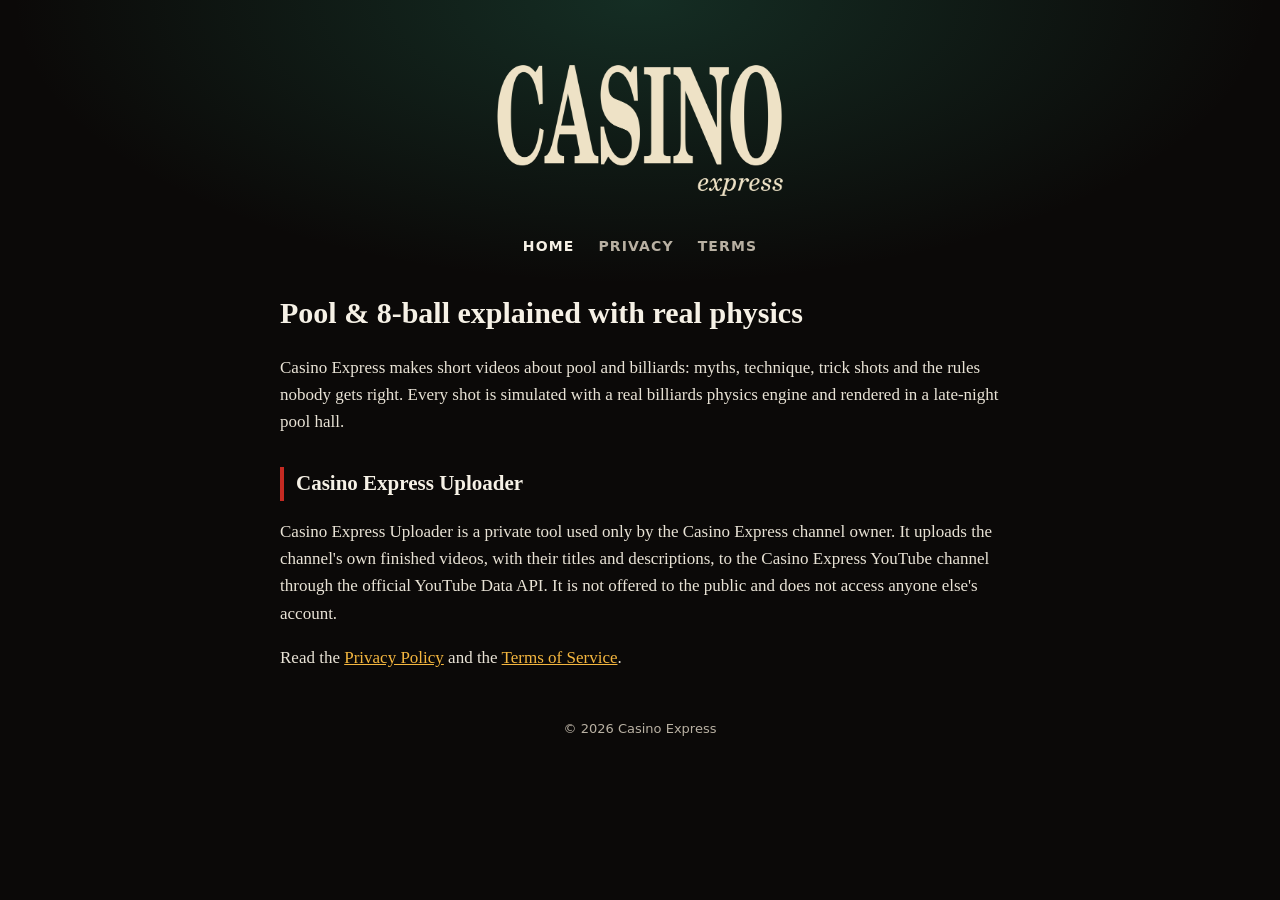
<file: index.html>
<!doctype html>
<html lang="en">
<head>
<meta charset="utf-8">
<meta name="viewport" content="width=device-width, initial-scale=1">
<title>Casino Express — Pool Physics</title>
<meta name="description" content="Casino Express: pool and 8-ball explained with real physics. Myths, technique and trick shots in short videos.">
<link rel="stylesheet" href="style.css">
</head>
<body>
<main>
  <header>
    <img src="logo.png" alt="Casino Express">
    <nav><a href="index.html" aria-current="page">Home</a><a href="privacy.html">Privacy</a><a href="terms.html">Terms</a></nav>
  </header>

  <h1>Pool &amp; 8-ball explained with real physics</h1>
  <p>Casino Express makes short videos about pool and billiards: myths, technique, trick shots and the rules nobody gets right.
     Every shot is simulated with a real billiards physics engine and rendered in a late-night pool hall.</p>

  <h2>Casino Express Uploader</h2>
  <p>Casino Express Uploader is a private tool used only by the Casino Express channel owner. It uploads the channel's own
     finished videos, with their titles and descriptions, to the Casino Express YouTube channel through the official
     YouTube Data API. It is not offered to the public and does not access anyone else's account.</p>
  <p>Read the <a href="privacy.html">Privacy Policy</a> and the <a href="terms.html">Terms of Service</a>.</p>

  <footer>© 2026 Casino Express</footer>
</main>
</body>
</html>
</file>
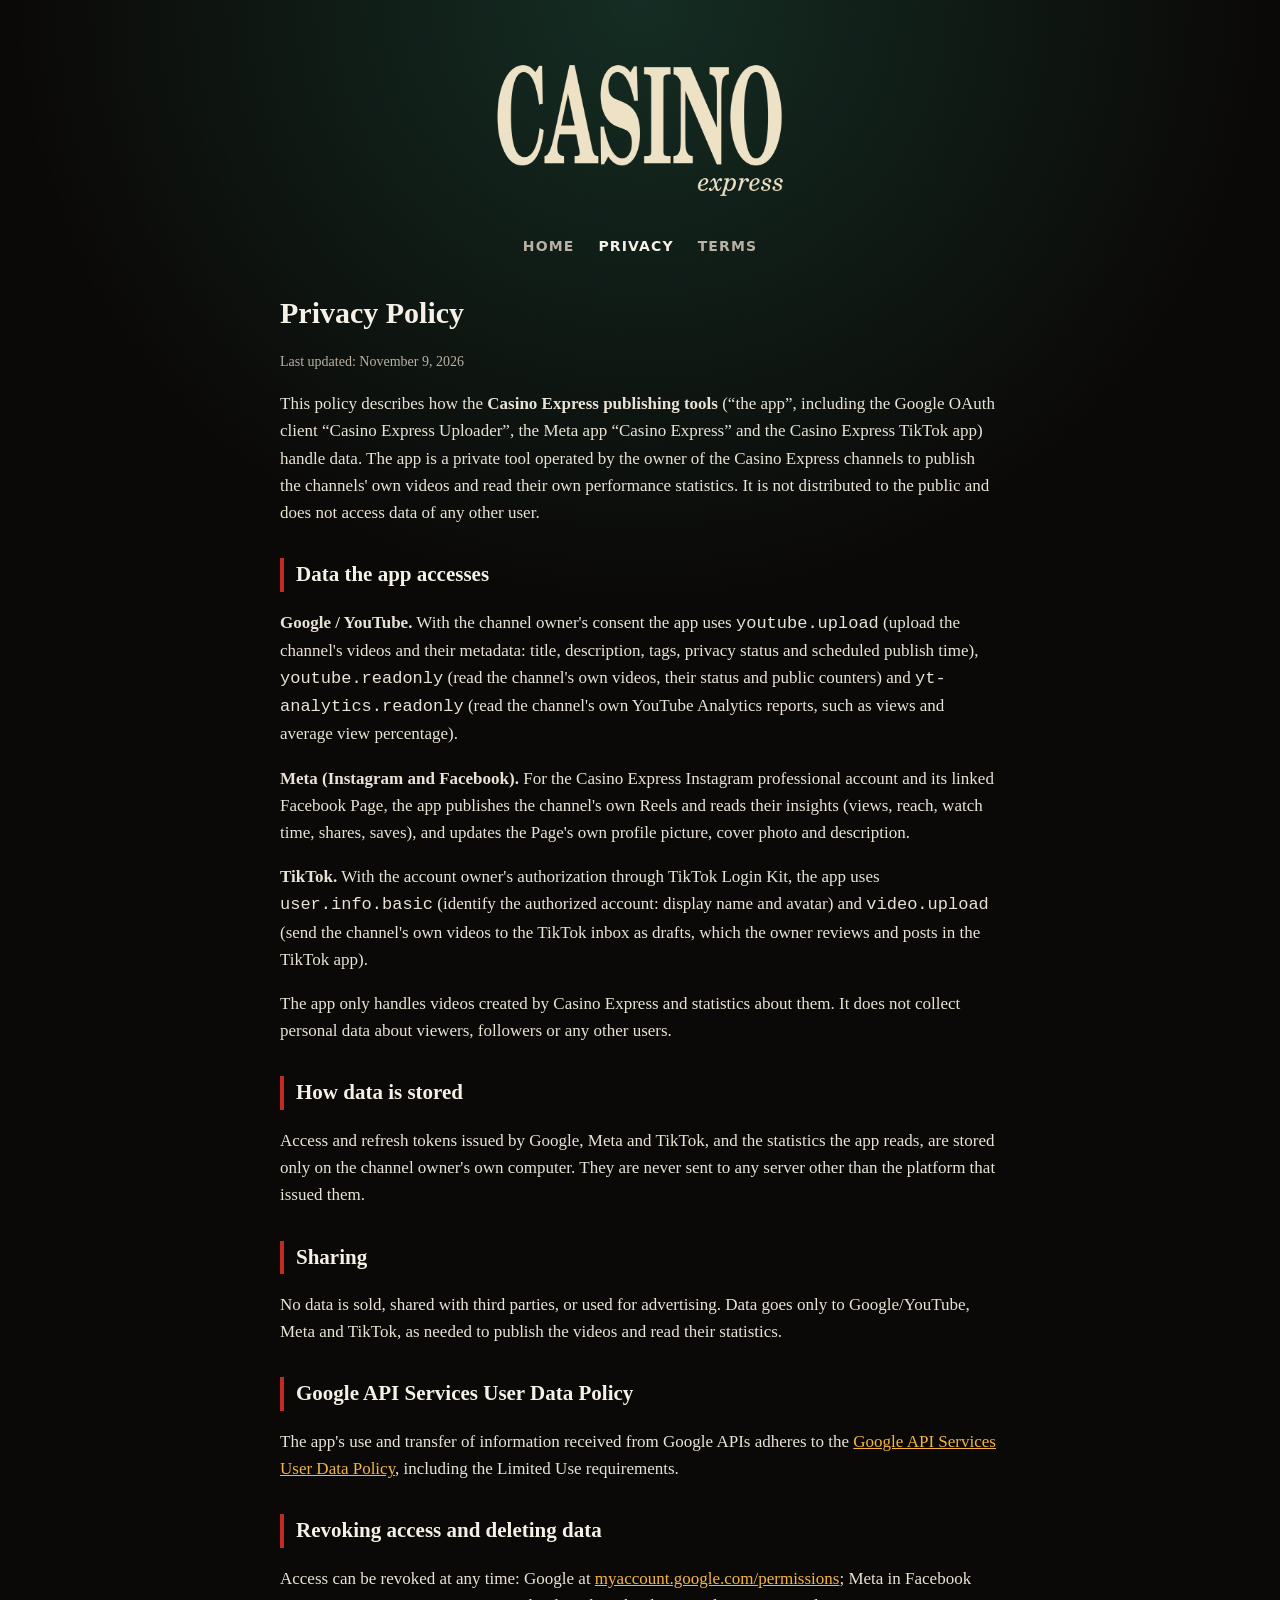
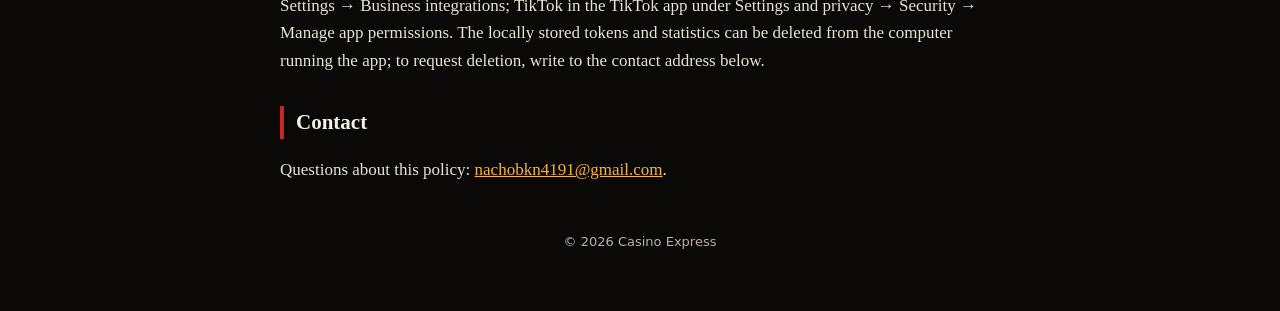
<file: privacy.html>
<!doctype html>
<html lang="en">
<head>
<meta charset="utf-8">
<meta name="viewport" content="width=device-width, initial-scale=1">
<title>Privacy Policy — Casino Express</title>
<link rel="stylesheet" href="style.css">
</head>
<body>
<main>
  <header>
    <img src="logo.png" alt="Casino Express">
    <nav><a href="index.html">Home</a><a href="privacy.html" aria-current="page">Privacy</a><a href="terms.html">Terms</a></nav>
  </header>

  <h1>Privacy Policy</h1>
  <p class="small">Last updated: November 9, 2026</p>

  <p>This policy describes how the <strong>Casino Express publishing tools</strong> (“the app”, including the Google OAuth client
     “Casino Express Uploader”, the Meta app “Casino Express” and the Casino Express TikTok app) handle data. The app is a private
     tool operated by the owner of the Casino Express channels to publish the channels' own videos and read their own performance
     statistics. It is not distributed to the public and does not access data of any other user.</p>

  <h2>Data the app accesses</h2>
  <p><strong>Google / YouTube.</strong> With the channel owner's consent the app uses
     <code>youtube.upload</code> (upload the channel's videos and their metadata: title, description, tags, privacy status and
     scheduled publish time), <code>youtube.readonly</code> (read the channel's own videos, their status and public counters) and
     <code>yt-analytics.readonly</code> (read the channel's own YouTube Analytics reports, such as views and average view percentage).</p>
  <p><strong>Meta (Instagram and Facebook).</strong> For the Casino Express Instagram professional account and its linked Facebook
     Page, the app publishes the channel's own Reels and reads their insights (views, reach, watch time, shares, saves), and updates
     the Page's own profile picture, cover photo and description.</p>
  <p><strong>TikTok.</strong> With the account owner's authorization through TikTok Login Kit, the app uses
     <code>user.info.basic</code> (identify the authorized account: display name and avatar) and <code>video.upload</code>
     (send the channel's own videos to the TikTok inbox as drafts, which the owner reviews and posts in the TikTok app).</p>
  <p>The app only handles videos created by Casino Express and statistics about them. It does not collect personal data about
     viewers, followers or any other users.</p>

  <h2>How data is stored</h2>
  <p>Access and refresh tokens issued by Google, Meta and TikTok, and the statistics the app reads, are stored only on the channel
     owner's own computer. They are never sent to any server other than the platform that issued them.</p>

  <h2>Sharing</h2>
  <p>No data is sold, shared with third parties, or used for advertising. Data goes only to Google/YouTube, Meta and TikTok, as
     needed to publish the videos and read their statistics.</p>

  <h2>Google API Services User Data Policy</h2>
  <p>The app's use and transfer of information received from Google APIs adheres to the
     <a href="https://developers.google.com/terms/api-services-user-data-policy">Google API Services User Data Policy</a>,
     including the Limited Use requirements.</p>

  <h2>Revoking access and deleting data</h2>
  <p>Access can be revoked at any time:
     Google at <a href="https://myaccount.google.com/permissions">myaccount.google.com/permissions</a>;
     Meta in Facebook Settings → Business integrations;
     TikTok in the TikTok app under Settings and privacy → Security → Manage app permissions.
     The locally stored tokens and statistics can be deleted from the computer running the app; to request deletion, write to the
     contact address below.</p>

  <h2>Contact</h2>
  <p>Questions about this policy: <a href="mailto:nachobkn4191@gmail.com">nachobkn4191@gmail.com</a>.</p>

  <footer>© 2026 Casino Express</footer>
</main>
</body>
</html>
</file>
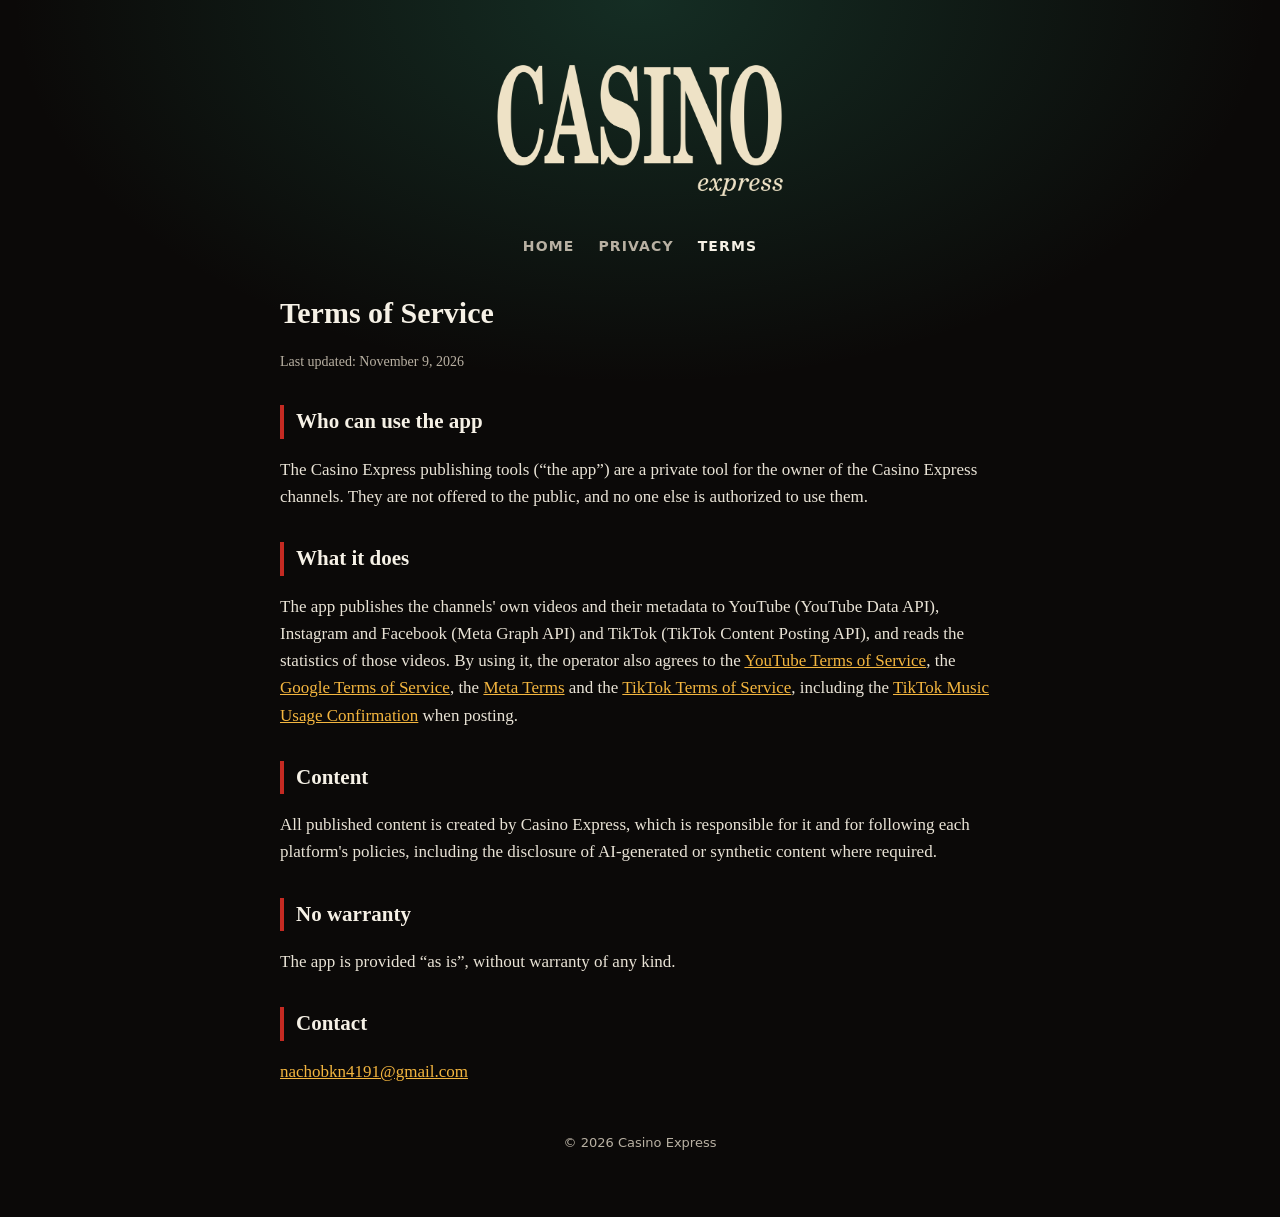
<file: terms.html>
<!doctype html>
<html lang="en">
<head>
<meta charset="utf-8">
<meta name="viewport" content="width=device-width, initial-scale=1">
<title>Terms of Service — Casino Express</title>
<link rel="stylesheet" href="style.css">
</head>
<body>
<main>
  <header>
    <img src="logo.png" alt="Casino Express">
    <nav><a href="index.html">Home</a><a href="privacy.html">Privacy</a><a href="terms.html" aria-current="page">Terms</a></nav>
  </header>

  <h1>Terms of Service</h1>
  <p class="small">Last updated: November 9, 2026</p>

  <h2>Who can use the app</h2>
  <p>The Casino Express publishing tools (“the app”) are a private tool for the owner of the Casino Express channels. They are
     not offered to the public, and no one else is authorized to use them.</p>

  <h2>What it does</h2>
  <p>The app publishes the channels' own videos and their metadata to YouTube (YouTube Data API), Instagram and Facebook (Meta
     Graph API) and TikTok (TikTok Content Posting API), and reads the statistics of those videos. By using it, the operator also
     agrees to the <a href="https://www.youtube.com/t/terms">YouTube Terms of Service</a>, the
     <a href="https://policies.google.com/terms">Google Terms of Service</a>, the
     <a href="https://www.facebook.com/terms.php">Meta Terms</a> and the
     <a href="https://www.tiktok.com/legal/page/global/terms-of-service/en">TikTok Terms of Service</a>, including the
     <a href="https://www.tiktok.com/legal/page/global/music-usage-confirmation/en">TikTok Music Usage Confirmation</a> when posting.</p>

  <h2>Content</h2>
  <p>All published content is created by Casino Express, which is responsible for it and for following each platform's
     policies, including the disclosure of AI-generated or synthetic content where required.</p>

  <h2>No warranty</h2>
  <p>The app is provided “as is”, without warranty of any kind.</p>

  <h2>Contact</h2>
  <p><a href="mailto:nachobkn4191@gmail.com">nachobkn4191@gmail.com</a></p>

  <footer>© 2026 Casino Express</footer>
</main>
</body>
</html>
</file>
<file: style.css>
:root { --night: #0b0908; --cream: #f6f1e6; --red: #c42a22; --felt: #1e6b55; --muted: #b9b1a3; }
* { box-sizing: border-box; }
body {
  margin: 0; background: var(--night); color: var(--cream);
  font: 17px/1.6 Georgia, "Times New Roman", serif;
  background-image: radial-gradient(ellipse 70% 45% at 50% 0%, rgba(46,140,108,.28), transparent 70%);
  min-height: 100vh;
}
main { max-width: 760px; margin: 0 auto; padding: 48px 20px 64px; }
header { text-align: center; margin-bottom: 36px; }
header img { width: min(320px, 70vw); }
nav { margin-top: 18px; font: 600 14px/1 system-ui, sans-serif; letter-spacing: .08em; text-transform: uppercase; }
nav a { color: var(--muted); text-decoration: none; margin: 0 12px; }
nav a:hover, nav a[aria-current] { color: var(--cream); }
h1 { font-size: 30px; margin: 0 0 6px; }
h2 { font-size: 21px; margin: 32px 0 8px; color: var(--cream); border-left: 4px solid var(--red); padding-left: 12px; }
p, li { color: #e9e3d6; }
a { color: #f4b63f; }
.small { color: var(--muted); font-size: 14px; }
footer { margin-top: 48px; text-align: center; color: var(--muted); font: 13px/1.5 system-ui, sans-serif; }
</file>
